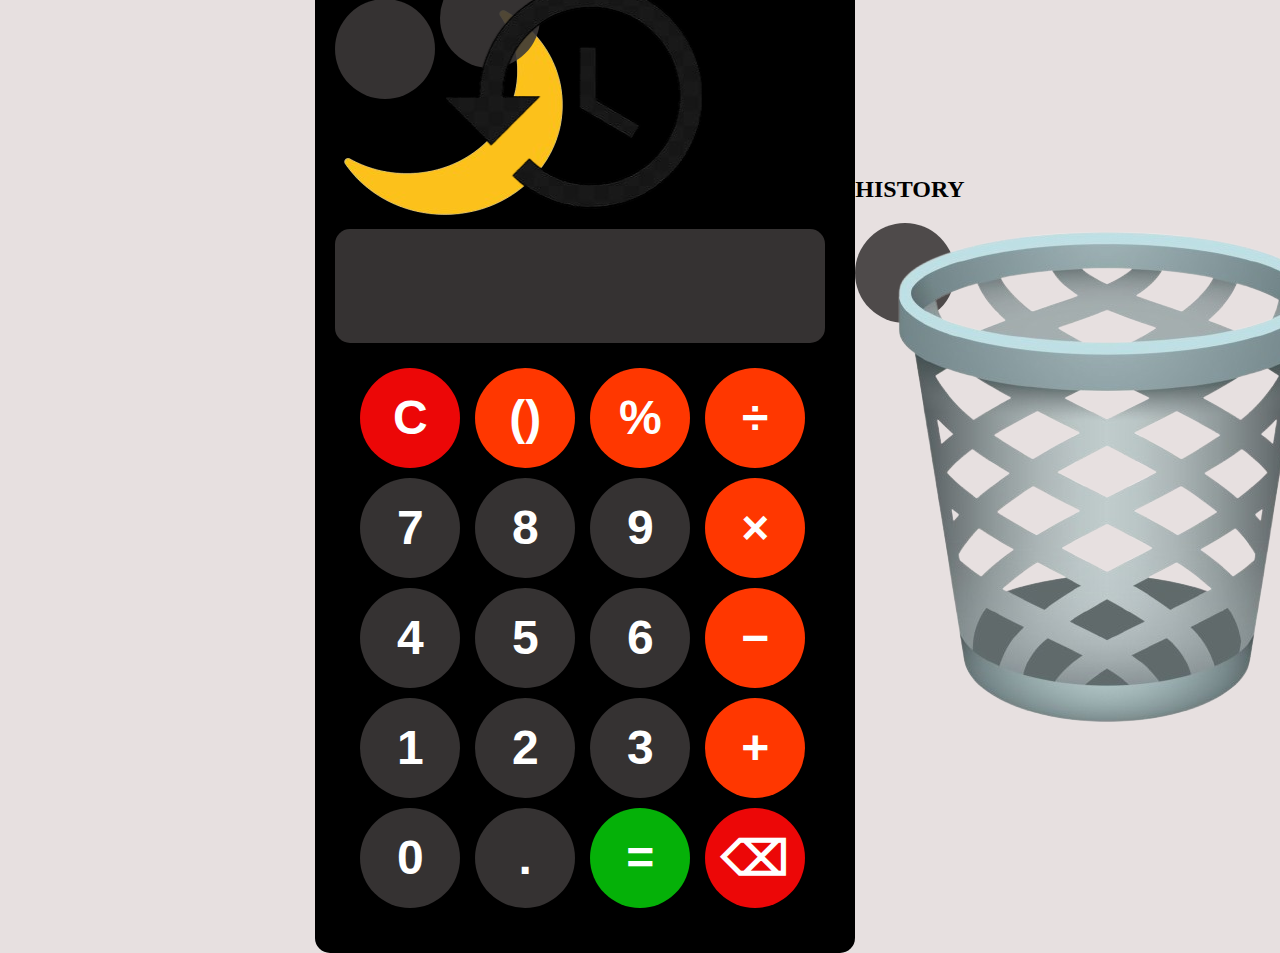
<file: index.html>
<!DOCTYPE html>
<html lang="en">
<head>
    <meta charset="UTF-8">
    <meta name="viewport" content="width=device-width, initial-scale=1.0">
    <title>myCalc</title>
    <link rel="stylesheet" href = "styles.css">
    <link rel="icon" type="image/png" href="./media/myCalc.png">
</head>
<body>

    <div id = "calculator">
        <button id="themeToggle">
            <img src="./media/moon.png" alt="theme">
        </button>

        <button id="historyToggle">
            <img src="./media/history.png" alt="history">
        </button>

        <input id = "display" readonly>
        <div id = "keys">
            <button onclick="clearDisplay()" class="operator-btn-clear">C</button>
            <button id="bracketBtn" class="operator-btn">()</button>
            <button onclick="appendToDisplay('%')" class="operator-btn">%</button>
            <button onclick="appendToDisplay('÷')" class="operator-btn">÷</button>
            <button onclick="appendToDisplay('7')">7</button>
            <button onclick="appendToDisplay('8')">8</button>
            <button onclick="appendToDisplay('9')">9</button>
            <button onclick="appendToDisplay('×')" class="operator-btn">×</button>
            <button onclick="appendToDisplay('4')">4</button>
            <button onclick="appendToDisplay('5')">5</button>
            <button onclick="appendToDisplay('6')">6</button>
            <button onclick="appendToDisplay('−')" class="operator-btn">−</button>
            <button onclick="appendToDisplay('1')">1</button>
            <button onclick="appendToDisplay('2')">2</button>
            <button onclick="appendToDisplay('3')">3</button>
            <button onclick="appendToDisplay('+')" class="operator-btn">+</button>
            <button onclick="appendToDisplay('0')">0</button>
            <button onclick="appendToDisplay('.')">.</button>
            <button onclick="calculate()" class="equal-btn">=</button>
            <button id="backspaceBtn" class="operator-btn-clear">⌫</button>
        </div>
    </div>
    
    <div id="historyPanel">
        <h2>HISTORY</h2>

    <button id="clearHistoryBtn">
        <img src = "./media/clear.png" alr="clear history">
    </button>

    <ul id="historyList"></ul>
    </div>


    <script src = "index.js"></script>

</body>
</html>
</file>
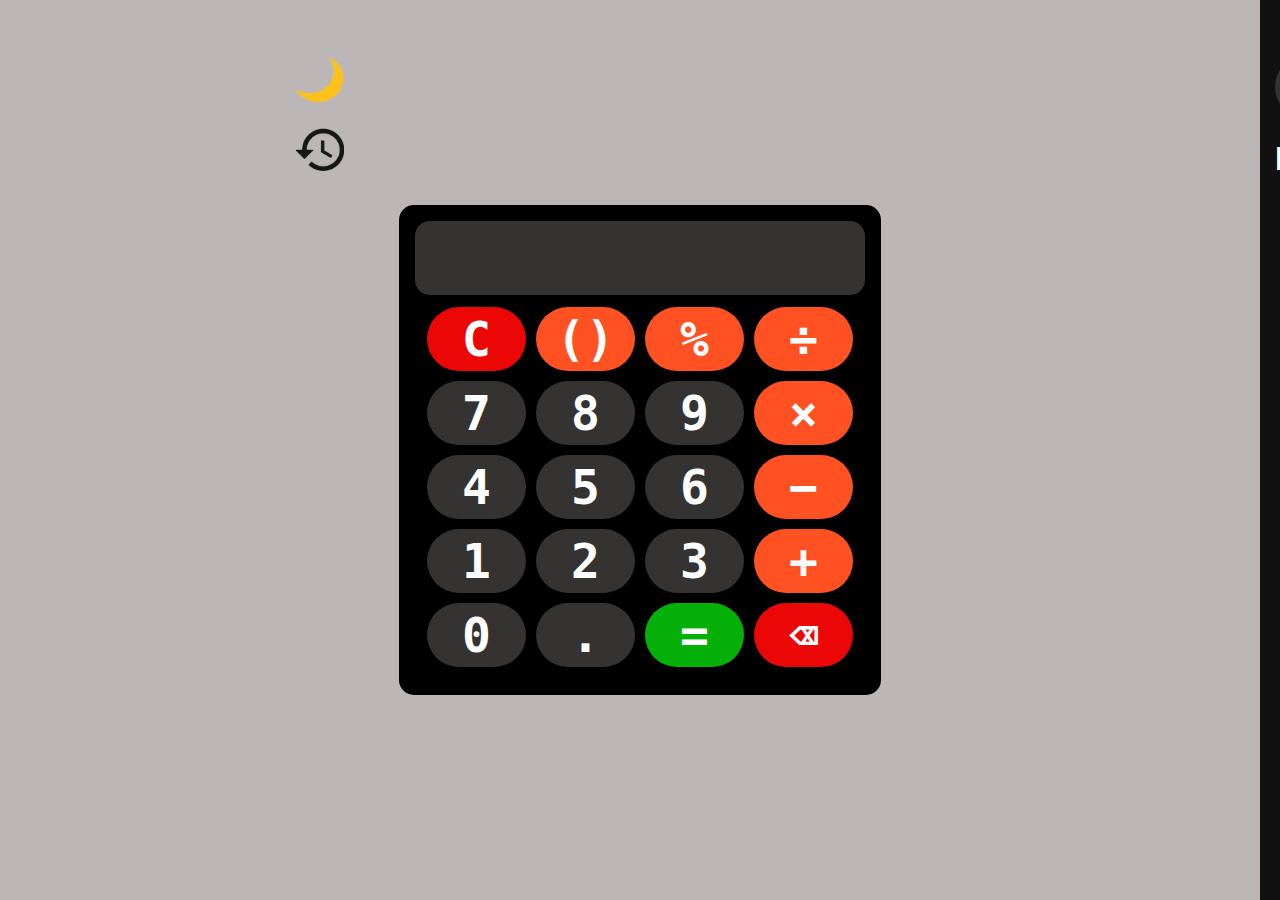
<file: frontend/index.html>
<!doctype html>
<html lang="en">
  <head>
    <meta charset="UTF-8" />
    <meta name="viewport" content="width=device-width, initial-scale=1.0" />
    <title>myCalc</title>
    <link rel="stylesheet" href="styles.css" />
    <link rel="icon" type="image/png" href="./media/myCalc.png" />
  </head>
  <body>
    <div id="calculator">
      <div class="calc-toolbar">
        <button id="themeToggle">
          <img src="./media/moon.png" alt="theme" />
        </button>

        <button id="historyToggle">
          <img src="./media/history.png" alt="history" />
        </button>
      </div>

      <input id="display" readonly />
      <div id="keys">
        <button onclick="clearDisplay()" class="operator-btn-clear">C</button>
        <button id="bracketBtn" class="operator-btn">()</button>
        <button onclick="appendToDisplay('%')" class="operator-btn">%</button>
        <button onclick="appendToDisplay('÷')" class="operator-btn">÷</button>
        <button onclick="appendToDisplay('7')">7</button>
        <button onclick="appendToDisplay('8')">8</button>
        <button onclick="appendToDisplay('9')">9</button>
        <button onclick="appendToDisplay('×')" class="operator-btn">×</button>
        <button onclick="appendToDisplay('4')">4</button>
        <button onclick="appendToDisplay('5')">5</button>
        <button onclick="appendToDisplay('6')">6</button>
        <button onclick="appendToDisplay('−')" class="operator-btn">−</button>
        <button onclick="appendToDisplay('1')">1</button>
        <button onclick="appendToDisplay('2')">2</button>
        <button onclick="appendToDisplay('3')">3</button>
        <button onclick="appendToDisplay('+')" class="operator-btn">+</button>
        <button onclick="appendToDisplay('0')">0</button>
        <button onclick="appendToDisplay('.')">.</button>
        <button onclick="calculate()" class="equal-btn">=</button>
        <button id="backspaceBtn" class="operator-btn-clear">⌫</button>
      </div>
    </div>

    <div id="historyPanel">
      <div class="history-header">
        <button id="closeHistoryBtn" aria-label="Close history panel">×</button>
        <h1>HISTORY</h1>
        <button id="clearHistoryBtn" aria-label="Clear history">
          <img src="./media/clear.png" alr="clear history" />
        </button>
      </div>

      <ul id="historyList"></ul>
    </div>

    <script src="index.js"></script>
  </body>
</html>
</file>
<file: styles.css>
body{
    margin: 0;
    display: flex;
    justify-content: center;
    align-items: center;
    height: 100vh;
    background-color: rgba(228, 220, 220, 0.895);
}

#calculator{
    font-family: Arial, Helvetica, sans-serif;
    background-color: rgb(0, 0, 0);
    border-radius: 15px;
    max-width: 500px;
    overflow: hidden;
    padding: 20px;
}

#display{
    width: 90%;
    border-radius: 15px;
    padding: 20px;
    font-size: 4rem;
    text-align: left;
    border: none;
    color: white;
    background-color: rgba(59, 56, 56, 0.895);
}

#keys{
    display: grid;
    grid-template-columns: repeat(4,1fr);
    gap: 10px;
    padding: 25px;
}

button{
    width: 100px;
    height: 100px;
    border-radius: 50px;
    border: none;
    background-color: rgba(59, 56, 56, 0.895);
    color: white;
    font-size: 3rem;
    font-weight: bold;
    cursor: pointer;
}

button:hover{
    background-color: rgb(129, 126, 126);
}
button:active{
    background-color: rgb(181, 178, 178);
}

.operator-btn{
    background-color: rgb(255, 55, 0);
}
.operator-btn:hover{
    background-color: rgb(245, 133, 63);
}
.operator-btn:active{
    background-color: rgb(253, 181, 136);
}
.operator-btn-clear{
    background-color: rgb(236, 7, 7);
}
.operator-btn-clear:hover{
    background-color: rgb(250, 76, 76);
}
.equal-btn{
    background-color: rgb(5, 177, 8);
}
.equal-btn:hover{
    background-color: rgb(78, 238, 81);
}
</file>
<file: frontend/styles.css>
#themeToggle{
    position: fixed;
    top: 50px;
    left: max(20px, calc((100vw - 400px) / 2 - 150px));
    width: auto;
    height: auto;
    aspect-ratio: unset;
    padding: 6px;
    background: transparent;
    border: none;
    border-radius: 0;
    font-size: 1.4rem;
    cursor: pointer;
    z-index: 999;
}
.light-mode #calculator {
    background-color: white;
}

.light-mode #display {
    background-color: #e6e6e6;
    color: black;
}

.light-mode button {
    background-color: #d9d9d9;
    color: black;
}

.light-mode .operator-btn {
    background-color: #ff944d;
}

.light-mode .operator-btn-clear {
    background-color: #ff4d4d;
}

.light-mode .equal-btn {
    background-color: #33cc33;
}


body{
    margin: 0;
    display: flex;
    justify-content: center;
    align-items: center;
    height: 100vh;
    background-color: rgba(180, 173, 173, 0.895);
}

#calculator{
    position: relative;
    background-color: rgb(0, 0, 0);
    border-radius: 15px;
    width: 100%;
    max-width:  450px;
    min-width: 280px;
    max-height: 90vh;
    overflow: hidden;
    padding: 16px;
}

#display{
    font-family: 'Roboto Mono', monospace;
    width: 100%;
    box-sizing: border-box;
    border-radius: 15px;
    padding: 14px;
    font-size: clamp(1.8rem, 5vw, 2.5rem);
    white-space: nowrap;
    overflow: hidden;
    text-align: right;
    border: none;
    color: white;
    background-color: rgba(59, 56, 56, 0.895);
}


#keys{
    display: grid;
    grid-template-columns: repeat(4,1fr);
    gap: 10px;
    padding: 12px;
    max-height: 60vh;
}
.key-press {
    background-color: rgb(181, 178, 178) !important;
    transform: scale(0.95);
}


button{
    width: 100%;
    aspect-ratio: 1;
    max-height: 64px;
    font-family: 'Roboto Mono', monospace;
    border-radius: 50px;
    border: none;
    background-color: rgba(59, 56, 56, 0.895);
    color: white;
    font-size: 3rem;
    font-weight: bold;
    cursor: pointer;
}

button:hover{
    background-color: rgb(129, 126, 126);
}
button:active{
    background-color: rgb(181, 178, 178);
}
button:focus {
    outline: 2px solid  rgb(5, 177, 8);
}

.operator-btn{
    background-color: rgb(255, 81, 33);
}
.operator-btn:hover{
    background-color: rgb(245, 133, 63);
}
.operator-btn:active{
    background-color: rgb(253, 181, 136);
}
.operator-btn-clear{
    background-color: rgb(236, 7, 7);
}
.operator-btn-clear:hover{
    background-color: rgb(250, 76, 76);
}
.equal-btn{
    background-color: rgb(5, 177, 8);
}
.equal-btn:hover{
    background-color: rgb(78, 238, 81);
}

/*shake animation*/
@keyframes shake {
    0% { transform: translateX(0); }
    20% { transform: translateX(-5px); }
    40% { transform: translateX(5px); }
    60% { transform: translateX(-5px); }
    80% { transform: translateX(5px); }
    100% { transform: translateX(0); }
}

#display.shake {
    animation: shake 0.4s;
}

#historyToggle{
    position: fixed;
    top: 120px;
    left: max(20px, calc((100vw - 400px) / 2 - 150px));
    width: auto;
    height: auto;
    aspect-ratio: unset;
    padding: 6px;

    font-size: 1.4rem;
    background: transparent;
    border: none;
    cursor: pointer;
    border-radius: 0;
    z-index: 999;
}


#historyPanel {
    position: fixed;
    top: 0;
    right: -260px;   /* hidden by default */
    width: 250px;
    height: 100vh;
    background: #111;
    color: white;
    padding: 15px;
    padding-top: 55px;
    transition: right 0.3s ease;
    overflow-y: auto;
    z-index: 998;
}

#historyPanel.active{
    right: 0;
}

#historyPanel h2{
    margin-top: 0;
    text-align: center;
    padding-right: 30px;
}

#historyList{
    list-style: none;
    padding: 0;
}

#historyList li{
    padding: 8px;
    border-bottom: 1px solid gray;
    cursor: pointer;
}

#historyList li:hover{
    background: #222;
}
#historyPanel {
    font-family: 'Roboto Mono', monospace;
}

#themeToggle img,
#historyToggle img {
    width: 48px;
    height: 48px;
    pointer-events: none;
}

#clearHistoryBtn{
    position: absolute;
    top: 35px;
    right: 30px;
    width: auto;
    background: transparent;
    border: none;
    cursor: pointer;
}

#clearHistoryBtn img{
    width: 25px;
    height: 25px;
}
.clear-anim {
    animation: fadeOut 0.2s ease;
}

@keyframes fadeOut {
    from { opacity: 1; }
    to { opacity: 0.3; }
}

/* responsive ui */
@media (max-width: 700px) {
    body{
        align-items: flex-start;
        padding-top: 40px;
    }

    #themeToggle {
        top: 50px;
        left: 30%;
        transform: translateX(-120%); /* icons centered horizontally! */
    }

    #historyToggle {
        top: 50px;
        left: 30%;
        transform: translateX(20%);
    }


    #themeToggle img,
    #historyToggle img {
        width: 36px;
        height: 36px;
    }

    #calculator {
        margin-top: 70px;
    }

    button{
        font-size: 2rem;
    }
    #display{
        font-size: clamp(1.8rem,5vw,2.8rem);
        padding: 15px;
    }

    #keys{
        gap: 8px;
        padding: 8px;
    }

}
</file>
